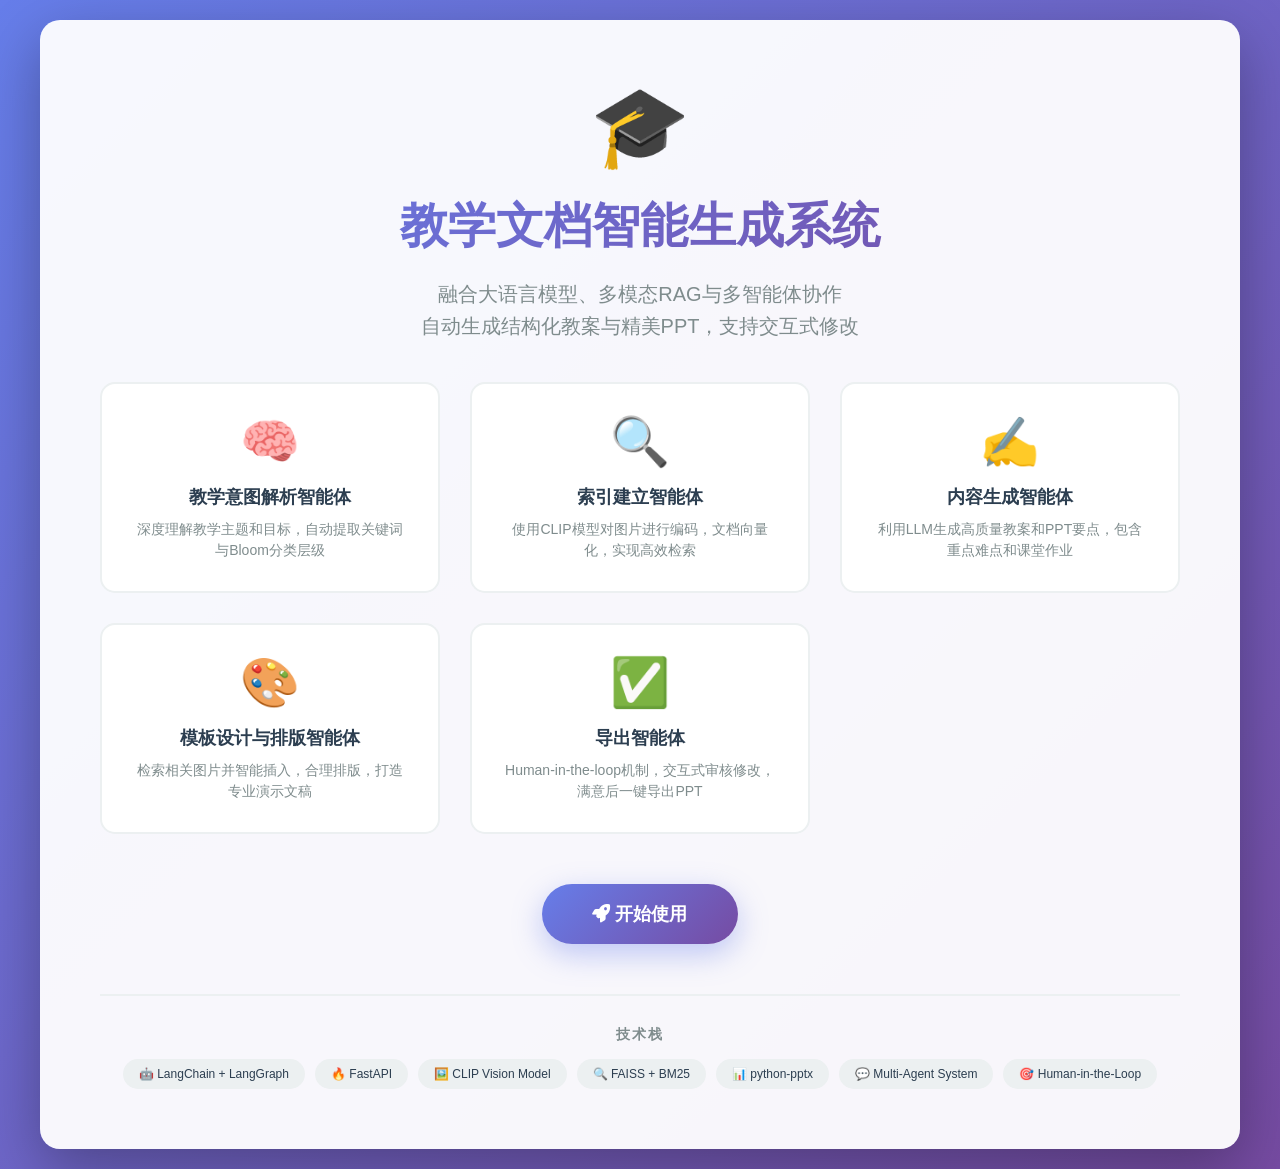
<file: main/templates/index_new.html>
<!DOCTYPE html>
<html lang="zh-CN">
<head>
    <meta charset="UTF-8">
    <meta name="viewport" content="width=device-width, initial-scale=1.0">
    <title>教学文档智能生成系统</title>
    <link rel="stylesheet" href="https://cdnjs.cloudflare.com/ajax/libs/font-awesome/6.4.0/css/all.min.css">
    <style>
        * { margin: 0; padding: 0; box-sizing: border-box; }
        body { 
            font-family: 'Segoe UI', Tahoma, Geneva, Verdana, sans-serif; 
            background: linear-gradient(135deg, #667eea 0%, #764ba2 100%);
            min-height: 100vh;
            display: flex;
            align-items: center;
            justify-content: center;
            padding: 20px;
        }
        .hero-container {
            max-width: 1200px;
            width: 100%;
            background: rgba(255, 255, 255, 0.95);
            border-radius: 20px;
            padding: 60px;
            box-shadow: 0 20px 60px rgba(0,0,0,0.3);
            text-align: center;
        }
        .logo {
            font-size: 80px;
            margin-bottom: 20px;
            animation: bounce 2s infinite;
        }
        @keyframes bounce {
            0%, 100% { transform: translateY(0); }
            50% { transform: translateY(-20px); }
        }
        h1 {
            font-size: 48px;
            color: #2c3e50;
            margin-bottom: 20px;
            background: linear-gradient(135deg, #667eea 0%, #764ba2 100%);
            -webkit-background-clip: text;
            -webkit-text-fill-color: transparent;
            background-clip: text;
        }
        .subtitle {
            font-size: 20px;
            color: #7f8c8d;
            margin-bottom: 40px;
            line-height: 1.6;
        }
        .features {
            display: grid;
            grid-template-columns: repeat(auto-fit, minmax(250px, 1fr));
            gap: 30px;
            margin-bottom: 50px;
        }
        .feature-card {
            background: white;
            border: 2px solid #ecf0f1;
            border-radius: 15px;
            padding: 30px;
            transition: all 0.3s;
        }
        .feature-card:hover {
            transform: translateY(-5px);
            box-shadow: 0 10px 30px rgba(102, 126, 234, 0.3);
            border-color: #667eea;
        }
        .feature-icon {
            font-size: 48px;
            margin-bottom: 15px;
        }
        .feature-title {
            font-size: 18px;
            color: #2c3e50;
            margin-bottom: 10px;
            font-weight: 600;
        }
        .feature-desc {
            font-size: 14px;
            color: #7f8c8d;
            line-height: 1.5;
        }
        .cta-button {
            display: inline-block;
            padding: 18px 50px;
            background: linear-gradient(135deg, #667eea 0%, #764ba2 100%);
            color: white;
            text-decoration: none;
            border-radius: 50px;
            font-size: 18px;
            font-weight: 600;
            transition: all 0.3s;
            box-shadow: 0 10px 30px rgba(102, 126, 234, 0.4);
        }
        .cta-button:hover {
            transform: translateY(-3px);
            box-shadow: 0 15px 40px rgba(102, 126, 234, 0.5);
        }
        .tech-stack {
            margin-top: 50px;
            padding-top: 30px;
            border-top: 2px solid #ecf0f1;
        }
        .tech-stack h3 {
            color: #7f8c8d;
            font-size: 14px;
            margin-bottom: 15px;
            text-transform: uppercase;
            letter-spacing: 2px;
        }
        .tech-badges {
            display: flex;
            flex-wrap: wrap;
            gap: 10px;
            justify-content: center;
        }
        .tech-badge {
            padding: 8px 16px;
            background: #ecf0f1;
            border-radius: 20px;
            font-size: 12px;
            color: #2c3e50;
            font-weight: 500;
        }
    </style>
</head>
<body>
    <div class="hero-container">
        <div class="logo">🎓</div>
        <h1>教学文档智能生成系统</h1>
        <p class="subtitle">
            融合大语言模型、多模态RAG与多智能体协作<br>
            自动生成结构化教案与精美PPT，支持交互式修改
        </p>
        
        <div class="features">
            <div class="feature-card">
                <div class="feature-icon">🧠</div>
                <div class="feature-title">教学意图解析智能体</div>
                <div class="feature-desc">深度理解教学主题和目标，自动提取关键词与Bloom分类层级</div>
            </div>
            
            <div class="feature-card">
                <div class="feature-icon">🔍</div>
                <div class="feature-title">索引建立智能体</div>
                <div class="feature-desc">使用CLIP模型对图片进行编码，文档向量化，实现高效检索</div>
            </div>
            
            <div class="feature-card">
                <div class="feature-icon">✍️</div>
                <div class="feature-title">内容生成智能体</div>
                <div class="feature-desc">利用LLM生成高质量教案和PPT要点，包含重点难点和课堂作业</div>
            </div>
            
            <div class="feature-card">
                <div class="feature-icon">🎨</div>
                <div class="feature-title">模板设计与排版智能体</div>
                <div class="feature-desc">检索相关图片并智能插入，合理排版，打造专业演示文稿</div>
            </div>
            
            <div class="feature-card">
                <div class="feature-icon">✅</div>
                <div class="feature-title">导出智能体</div>
                <div class="feature-desc">Human-in-the-loop机制，交互式审核修改，满意后一键导出PPT</div>
            </div>
        </div>
        
        <a href="/teaching" class="cta-button">
            <i class="fas fa-rocket"></i> 开始使用
        </a>
        
        <div class="tech-stack">
            <h3>技术栈</h3>
            <div class="tech-badges">
                <span class="tech-badge">🤖 LangChain + LangGraph</span>
                <span class="tech-badge">🔥 FastAPI</span>
                <span class="tech-badge">🖼️ CLIP Vision Model</span>
                <span class="tech-badge">🔍 FAISS + BM25</span>
                <span class="tech-badge">📊 python-pptx</span>
                <span class="tech-badge">💬 Multi-Agent System</span>
                <span class="tech-badge">🎯 Human-in-the-Loop</span>
            </div>
        </div>
    </div>
</body>
</html>
</file>
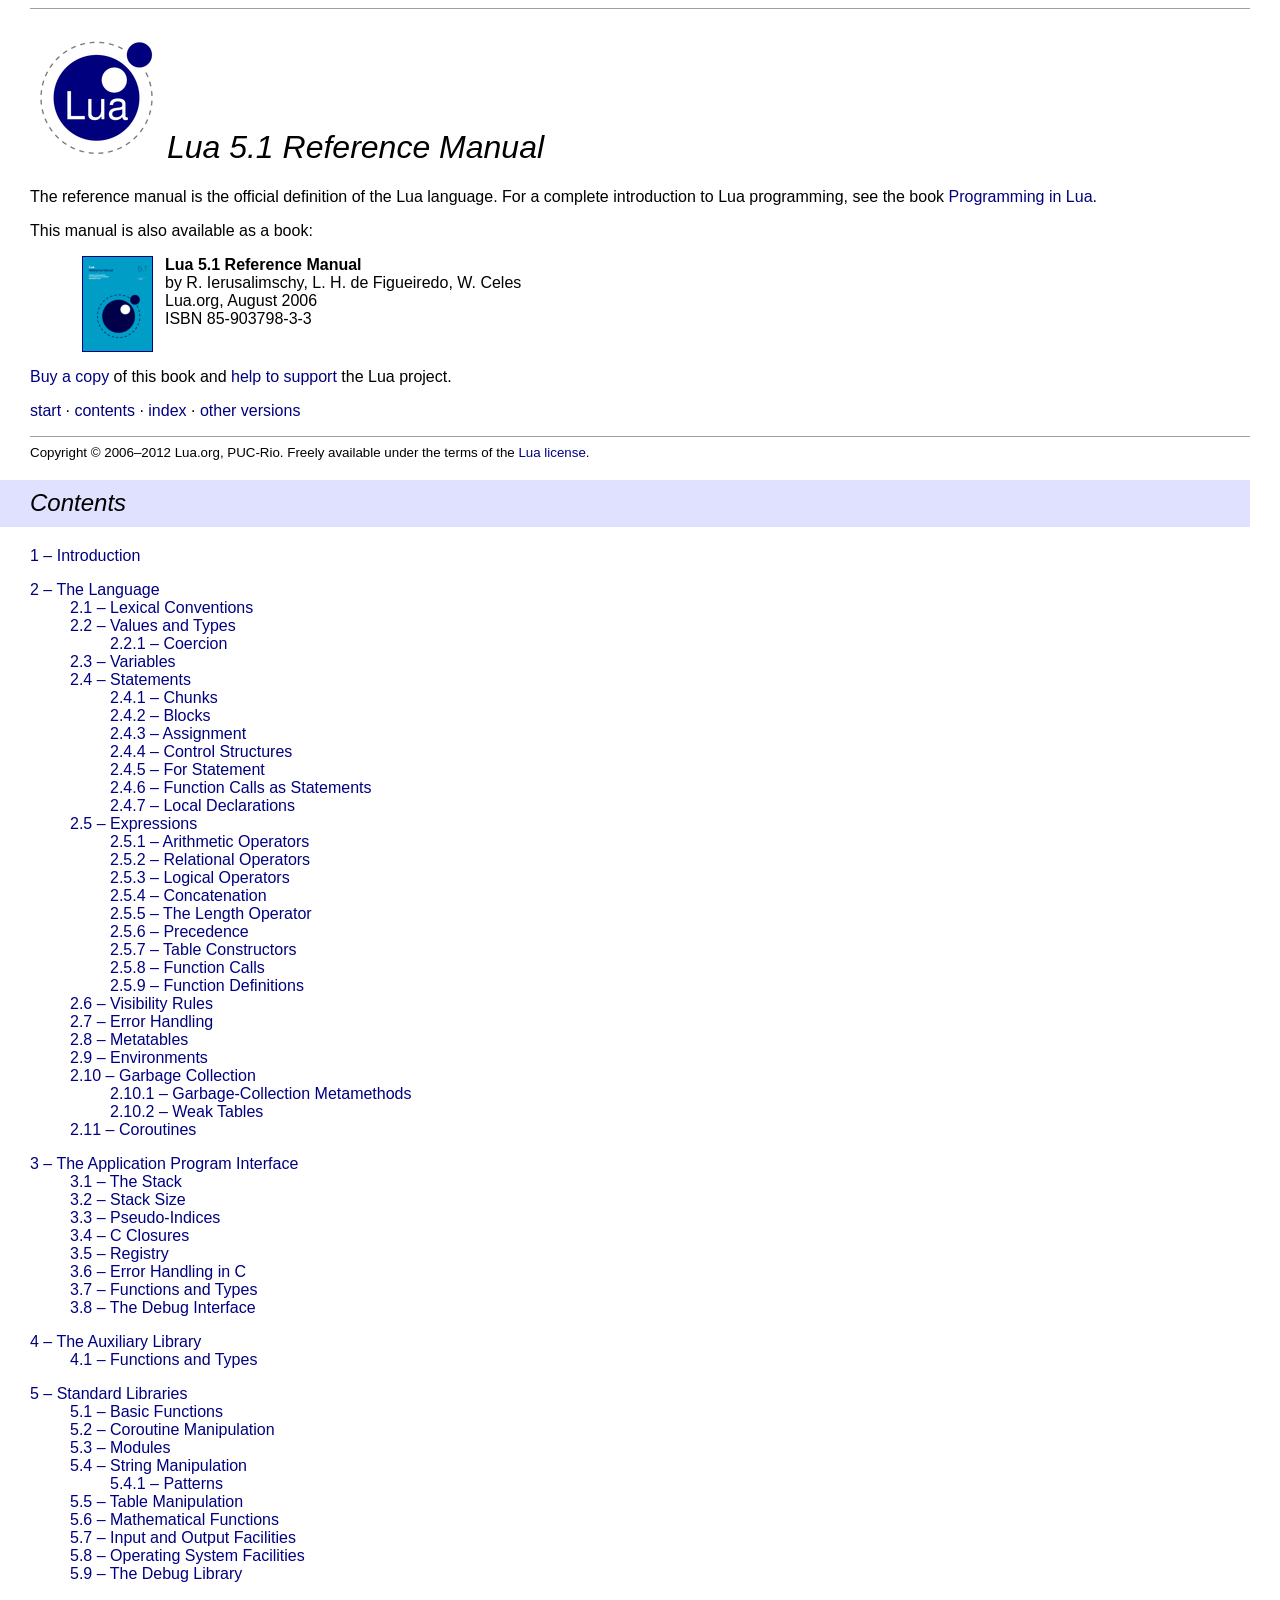
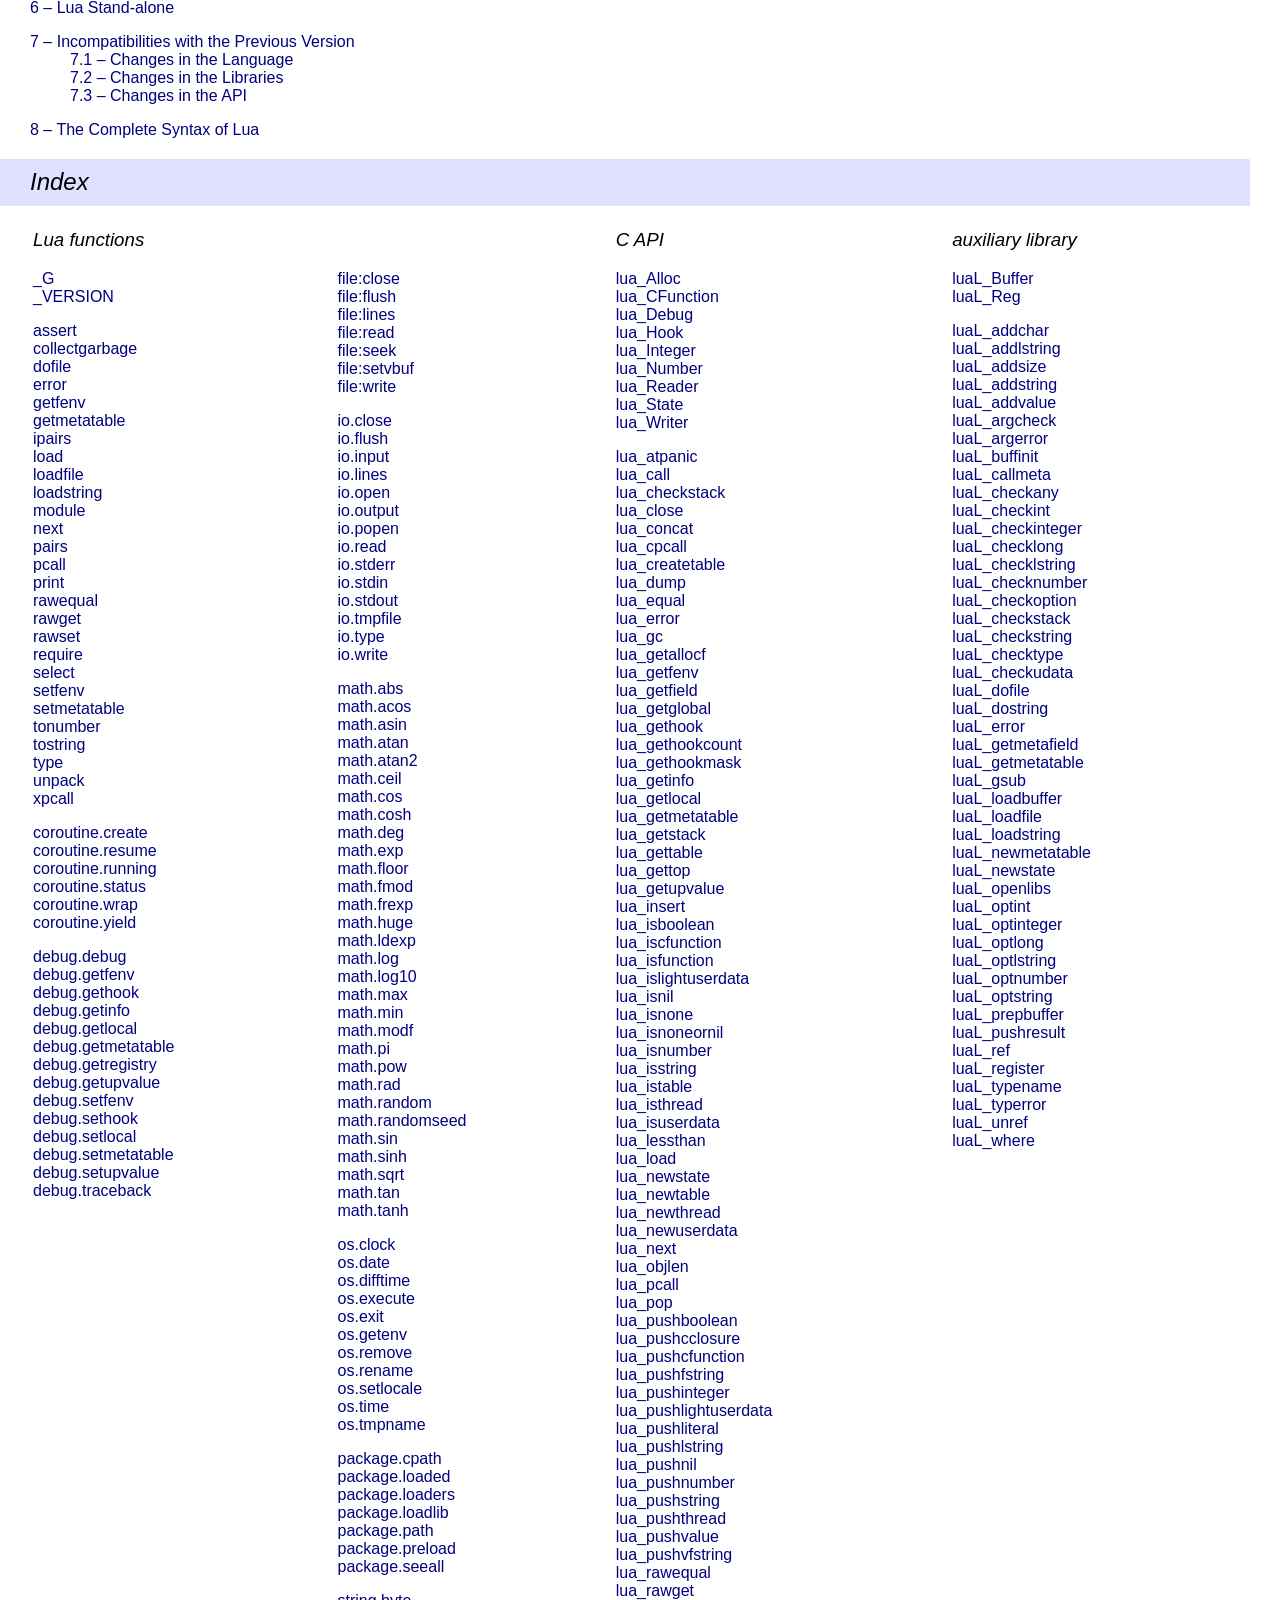
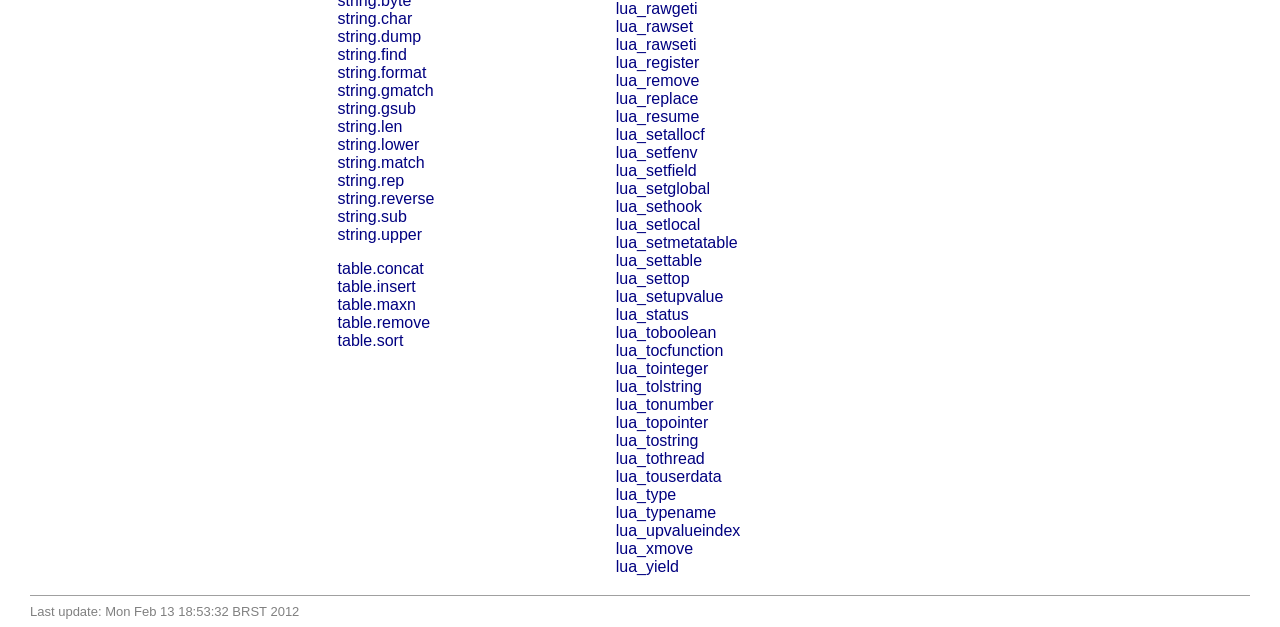
<file: redis/redis-8.0.0/deps/lua/doc/contents.html>
<!DOCTYPE HTML PUBLIC "-//W3C//DTD HTML 4.01 Transitional//EN">
<HTML>
<HEAD>
<TITLE>Lua 5.1 Reference Manual - contents</TITLE>
<LINK REL="stylesheet" TYPE="text/css" HREF="lua.css">
<META HTTP-EQUIV="content-type" CONTENT="text/html; charset=utf-8">
<STYLE TYPE="text/css">
ul {
	list-style-type: none ;
}
</STYLE>
</HEAD>

<BODY>

<HR>
<H1>
<A HREF="http://www.lua.org/"><IMG SRC="logo.gif" ALT="" BORDER=0></A>
Lua 5.1 Reference Manual
</H1>

<P>
The reference manual is the official definition of the Lua language.
For a complete introduction to Lua programming, see the book
<A HREF="http://www.lua.org/docs.html#pil">Programming in Lua</A>.

<P>
This manual is also available as a book:
<BLOCKQUOTE>
<A HREF="http://www.amazon.com/exec/obidos/ASIN/8590379833/lua-indexmanual-20">
<IMG SRC="cover.png" ALT="" TITLE="buy from Amazon" BORDER=1 ALIGN="left" HSPACE=12>
</A>
<B>Lua 5.1 Reference Manual</B>
<BR>by R. Ierusalimschy, L. H. de Figueiredo, W. Celes
<BR>Lua.org, August 2006
<BR>ISBN 85-903798-3-3
<BR CLEAR="all">
</BLOCKQUOTE>

<P>
<A HREF="http://www.amazon.com/exec/obidos/ASIN/8590379833/lua-indexmanual-20">Buy a copy</A>
of this book and
<A HREF="http://www.lua.org/donations.html">help to support</A>
the Lua project.

<P>
<A HREF="manual.html">start</A>
&middot;
<A HREF="#contents">contents</A>
&middot;
<A HREF="#index">index</A>
&middot;
<A HREF="http://www.lua.org/manual/">other versions</A>
<HR>
<SMALL>
Copyright &copy; 2006&ndash;2012 Lua.org, PUC-Rio.
Freely available under the terms of the
<A HREF="http://www.lua.org/license.html">Lua license</A>.
</SMALL>

<H2><A NAME="contents">Contents</A></H2>
<UL style="padding: 0">
<LI><A HREF="manual.html">1 &ndash; Introduction</A>
<P>
<LI><A HREF="manual.html#2">2 &ndash; The Language</A>
<UL>
<LI><A HREF="manual.html#2.1">2.1 &ndash; Lexical Conventions</A>
<LI><A HREF="manual.html#2.2">2.2 &ndash; Values and Types</A>
<UL>
<LI><A HREF="manual.html#2.2.1">2.2.1 &ndash; Coercion</A>
</UL>
<LI><A HREF="manual.html#2.3">2.3 &ndash; Variables</A>
<LI><A HREF="manual.html#2.4">2.4 &ndash; Statements</A>
<UL>
<LI><A HREF="manual.html#2.4.1">2.4.1 &ndash; Chunks</A>
<LI><A HREF="manual.html#2.4.2">2.4.2 &ndash; Blocks</A>
<LI><A HREF="manual.html#2.4.3">2.4.3 &ndash; Assignment</A>
<LI><A HREF="manual.html#2.4.4">2.4.4 &ndash; Control Structures</A>
<LI><A HREF="manual.html#2.4.5">2.4.5 &ndash; For Statement</A>
<LI><A HREF="manual.html#2.4.6">2.4.6 &ndash; Function Calls as Statements</A>
<LI><A HREF="manual.html#2.4.7">2.4.7 &ndash; Local Declarations</A>
</UL>
<LI><A HREF="manual.html#2.5">2.5 &ndash; Expressions</A>
<UL>
<LI><A HREF="manual.html#2.5.1">2.5.1 &ndash; Arithmetic Operators</A>
<LI><A HREF="manual.html#2.5.2">2.5.2 &ndash; Relational Operators</A>
<LI><A HREF="manual.html#2.5.3">2.5.3 &ndash; Logical Operators</A>
<LI><A HREF="manual.html#2.5.4">2.5.4 &ndash; Concatenation</A>
<LI><A HREF="manual.html#2.5.5">2.5.5 &ndash; The Length Operator</A>
<LI><A HREF="manual.html#2.5.6">2.5.6 &ndash; Precedence</A>
<LI><A HREF="manual.html#2.5.7">2.5.7 &ndash; Table Constructors</A>
<LI><A HREF="manual.html#2.5.8">2.5.8 &ndash; Function Calls</A>
<LI><A HREF="manual.html#2.5.9">2.5.9 &ndash; Function Definitions</A>
</UL>
<LI><A HREF="manual.html#2.6">2.6 &ndash; Visibility Rules</A>
<LI><A HREF="manual.html#2.7">2.7 &ndash; Error Handling</A>
<LI><A HREF="manual.html#2.8">2.8 &ndash; Metatables</A>
<LI><A HREF="manual.html#2.9">2.9 &ndash; Environments</A>
<LI><A HREF="manual.html#2.10">2.10 &ndash; Garbage Collection</A>
<UL>
<LI><A HREF="manual.html#2.10.1">2.10.1 &ndash; Garbage-Collection Metamethods</A>
<LI><A HREF="manual.html#2.10.2">2.10.2 &ndash; Weak Tables</A>
</UL>
<LI><A HREF="manual.html#2.11">2.11 &ndash; Coroutines</A>
</UL>
<P>
<LI><A HREF="manual.html#3">3 &ndash; The Application Program Interface</A>
<UL>
<LI><A HREF="manual.html#3.1">3.1 &ndash; The Stack</A>
<LI><A HREF="manual.html#3.2">3.2 &ndash; Stack Size</A>
<LI><A HREF="manual.html#3.3">3.3 &ndash; Pseudo-Indices</A>
<LI><A HREF="manual.html#3.4">3.4 &ndash; C Closures</A>
<LI><A HREF="manual.html#3.5">3.5 &ndash; Registry</A>
<LI><A HREF="manual.html#3.6">3.6 &ndash; Error Handling in C</A>
<LI><A HREF="manual.html#3.7">3.7 &ndash; Functions and Types</A>
<LI><A HREF="manual.html#3.8">3.8 &ndash; The Debug Interface</A>
</UL>
<P>
<LI><A HREF="manual.html#4">4 &ndash; The Auxiliary Library</A>
<UL>
<LI><A HREF="manual.html#4.1">4.1 &ndash; Functions and Types</A>
</UL>
<P>
<LI><A HREF="manual.html#5">5 &ndash; Standard Libraries</A>
<UL>
<LI><A HREF="manual.html#5.1">5.1 &ndash; Basic Functions</A>
<LI><A HREF="manual.html#5.2">5.2 &ndash; Coroutine Manipulation</A>
<LI><A HREF="manual.html#5.3">5.3 &ndash; Modules</A>
<LI><A HREF="manual.html#5.4">5.4 &ndash; String Manipulation</A>
<UL>
<LI><A HREF="manual.html#5.4.1">5.4.1 &ndash; Patterns</A>
</UL>
<LI><A HREF="manual.html#5.5">5.5 &ndash; Table Manipulation</A>
<LI><A HREF="manual.html#5.6">5.6 &ndash; Mathematical Functions</A>
<LI><A HREF="manual.html#5.7">5.7 &ndash; Input and Output Facilities</A>
<LI><A HREF="manual.html#5.8">5.8 &ndash; Operating System Facilities</A>
<LI><A HREF="manual.html#5.9">5.9 &ndash; The Debug Library</A>
</UL>
<P>
<LI><A HREF="manual.html#6">6 &ndash; Lua Stand-alone</A>
<P>
<LI><A HREF="manual.html#7">7 &ndash; Incompatibilities with the Previous Version</A>
<UL>
<LI><A HREF="manual.html#7.1">7.1 &ndash; Changes in the Language</A>
<LI><A HREF="manual.html#7.2">7.2 &ndash; Changes in the Libraries</A>
<LI><A HREF="manual.html#7.3">7.3 &ndash; Changes in the API</A>
</UL>
<P>
<LI><A HREF="manual.html#8">8 &ndash; The Complete Syntax of Lua</A>
</UL>

<H2><A NAME="index">Index</A></H2>
<TABLE WIDTH="100%">
<TR VALIGN="top">
<TD>
<H3><A NAME="functions">Lua functions</A></H3>
<A HREF="manual.html#pdf-_G">_G</A><BR>
<A HREF="manual.html#pdf-_VERSION">_VERSION</A><BR>
<P>

<A HREF="manual.html#pdf-assert">assert</A><BR>
<A HREF="manual.html#pdf-collectgarbage">collectgarbage</A><BR>
<A HREF="manual.html#pdf-dofile">dofile</A><BR>
<A HREF="manual.html#pdf-error">error</A><BR>
<A HREF="manual.html#pdf-getfenv">getfenv</A><BR>
<A HREF="manual.html#pdf-getmetatable">getmetatable</A><BR>
<A HREF="manual.html#pdf-ipairs">ipairs</A><BR>
<A HREF="manual.html#pdf-load">load</A><BR>
<A HREF="manual.html#pdf-loadfile">loadfile</A><BR>
<A HREF="manual.html#pdf-loadstring">loadstring</A><BR>
<A HREF="manual.html#pdf-module">module</A><BR>
<A HREF="manual.html#pdf-next">next</A><BR>
<A HREF="manual.html#pdf-pairs">pairs</A><BR>
<A HREF="manual.html#pdf-pcall">pcall</A><BR>
<A HREF="manual.html#pdf-print">print</A><BR>
<A HREF="manual.html#pdf-rawequal">rawequal</A><BR>
<A HREF="manual.html#pdf-rawget">rawget</A><BR>
<A HREF="manual.html#pdf-rawset">rawset</A><BR>
<A HREF="manual.html#pdf-require">require</A><BR>
<A HREF="manual.html#pdf-select">select</A><BR>
<A HREF="manual.html#pdf-setfenv">setfenv</A><BR>
<A HREF="manual.html#pdf-setmetatable">setmetatable</A><BR>
<A HREF="manual.html#pdf-tonumber">tonumber</A><BR>
<A HREF="manual.html#pdf-tostring">tostring</A><BR>
<A HREF="manual.html#pdf-type">type</A><BR>
<A HREF="manual.html#pdf-unpack">unpack</A><BR>
<A HREF="manual.html#pdf-xpcall">xpcall</A><BR>
<P>

<A HREF="manual.html#pdf-coroutine.create">coroutine.create</A><BR>
<A HREF="manual.html#pdf-coroutine.resume">coroutine.resume</A><BR>
<A HREF="manual.html#pdf-coroutine.running">coroutine.running</A><BR>
<A HREF="manual.html#pdf-coroutine.status">coroutine.status</A><BR>
<A HREF="manual.html#pdf-coroutine.wrap">coroutine.wrap</A><BR>
<A HREF="manual.html#pdf-coroutine.yield">coroutine.yield</A><BR>
<P>

<A HREF="manual.html#pdf-debug.debug">debug.debug</A><BR>
<A HREF="manual.html#pdf-debug.getfenv">debug.getfenv</A><BR>
<A HREF="manual.html#pdf-debug.gethook">debug.gethook</A><BR>
<A HREF="manual.html#pdf-debug.getinfo">debug.getinfo</A><BR>
<A HREF="manual.html#pdf-debug.getlocal">debug.getlocal</A><BR>
<A HREF="manual.html#pdf-debug.getmetatable">debug.getmetatable</A><BR>
<A HREF="manual.html#pdf-debug.getregistry">debug.getregistry</A><BR>
<A HREF="manual.html#pdf-debug.getupvalue">debug.getupvalue</A><BR>
<A HREF="manual.html#pdf-debug.setfenv">debug.setfenv</A><BR>
<A HREF="manual.html#pdf-debug.sethook">debug.sethook</A><BR>
<A HREF="manual.html#pdf-debug.setlocal">debug.setlocal</A><BR>
<A HREF="manual.html#pdf-debug.setmetatable">debug.setmetatable</A><BR>
<A HREF="manual.html#pdf-debug.setupvalue">debug.setupvalue</A><BR>
<A HREF="manual.html#pdf-debug.traceback">debug.traceback</A><BR>

</TD>
<TD>
<H3>&nbsp;</H3>
<A HREF="manual.html#pdf-file:close">file:close</A><BR>
<A HREF="manual.html#pdf-file:flush">file:flush</A><BR>
<A HREF="manual.html#pdf-file:lines">file:lines</A><BR>
<A HREF="manual.html#pdf-file:read">file:read</A><BR>
<A HREF="manual.html#pdf-file:seek">file:seek</A><BR>
<A HREF="manual.html#pdf-file:setvbuf">file:setvbuf</A><BR>
<A HREF="manual.html#pdf-file:write">file:write</A><BR>
<P>

<A HREF="manual.html#pdf-io.close">io.close</A><BR>
<A HREF="manual.html#pdf-io.flush">io.flush</A><BR>
<A HREF="manual.html#pdf-io.input">io.input</A><BR>
<A HREF="manual.html#pdf-io.lines">io.lines</A><BR>
<A HREF="manual.html#pdf-io.open">io.open</A><BR>
<A HREF="manual.html#pdf-io.output">io.output</A><BR>
<A HREF="manual.html#pdf-io.popen">io.popen</A><BR>
<A HREF="manual.html#pdf-io.read">io.read</A><BR>
<A HREF="manual.html#pdf-io.stderr">io.stderr</A><BR>
<A HREF="manual.html#pdf-io.stdin">io.stdin</A><BR>
<A HREF="manual.html#pdf-io.stdout">io.stdout</A><BR>
<A HREF="manual.html#pdf-io.tmpfile">io.tmpfile</A><BR>
<A HREF="manual.html#pdf-io.type">io.type</A><BR>
<A HREF="manual.html#pdf-io.write">io.write</A><BR>
<P>

<A HREF="manual.html#pdf-math.abs">math.abs</A><BR>
<A HREF="manual.html#pdf-math.acos">math.acos</A><BR>
<A HREF="manual.html#pdf-math.asin">math.asin</A><BR>
<A HREF="manual.html#pdf-math.atan">math.atan</A><BR>
<A HREF="manual.html#pdf-math.atan2">math.atan2</A><BR>
<A HREF="manual.html#pdf-math.ceil">math.ceil</A><BR>
<A HREF="manual.html#pdf-math.cos">math.cos</A><BR>
<A HREF="manual.html#pdf-math.cosh">math.cosh</A><BR>
<A HREF="manual.html#pdf-math.deg">math.deg</A><BR>
<A HREF="manual.html#pdf-math.exp">math.exp</A><BR>
<A HREF="manual.html#pdf-math.floor">math.floor</A><BR>
<A HREF="manual.html#pdf-math.fmod">math.fmod</A><BR>
<A HREF="manual.html#pdf-math.frexp">math.frexp</A><BR>
<A HREF="manual.html#pdf-math.huge">math.huge</A><BR>
<A HREF="manual.html#pdf-math.ldexp">math.ldexp</A><BR>
<A HREF="manual.html#pdf-math.log">math.log</A><BR>
<A HREF="manual.html#pdf-math.log10">math.log10</A><BR>
<A HREF="manual.html#pdf-math.max">math.max</A><BR>
<A HREF="manual.html#pdf-math.min">math.min</A><BR>
<A HREF="manual.html#pdf-math.modf">math.modf</A><BR>
<A HREF="manual.html#pdf-math.pi">math.pi</A><BR>
<A HREF="manual.html#pdf-math.pow">math.pow</A><BR>
<A HREF="manual.html#pdf-math.rad">math.rad</A><BR>
<A HREF="manual.html#pdf-math.random">math.random</A><BR>
<A HREF="manual.html#pdf-math.randomseed">math.randomseed</A><BR>
<A HREF="manual.html#pdf-math.sin">math.sin</A><BR>
<A HREF="manual.html#pdf-math.sinh">math.sinh</A><BR>
<A HREF="manual.html#pdf-math.sqrt">math.sqrt</A><BR>
<A HREF="manual.html#pdf-math.tan">math.tan</A><BR>
<A HREF="manual.html#pdf-math.tanh">math.tanh</A><BR>
<P>

<A HREF="manual.html#pdf-os.clock">os.clock</A><BR>
<A HREF="manual.html#pdf-os.date">os.date</A><BR>
<A HREF="manual.html#pdf-os.difftime">os.difftime</A><BR>
<A HREF="manual.html#pdf-os.execute">os.execute</A><BR>
<A HREF="manual.html#pdf-os.exit">os.exit</A><BR>
<A HREF="manual.html#pdf-os.getenv">os.getenv</A><BR>
<A HREF="manual.html#pdf-os.remove">os.remove</A><BR>
<A HREF="manual.html#pdf-os.rename">os.rename</A><BR>
<A HREF="manual.html#pdf-os.setlocale">os.setlocale</A><BR>
<A HREF="manual.html#pdf-os.time">os.time</A><BR>
<A HREF="manual.html#pdf-os.tmpname">os.tmpname</A><BR>
<P>

<A HREF="manual.html#pdf-package.cpath">package.cpath</A><BR>
<A HREF="manual.html#pdf-package.loaded">package.loaded</A><BR>
<A HREF="manual.html#pdf-package.loaders">package.loaders</A><BR>
<A HREF="manual.html#pdf-package.loadlib">package.loadlib</A><BR>
<A HREF="manual.html#pdf-package.path">package.path</A><BR>
<A HREF="manual.html#pdf-package.preload">package.preload</A><BR>
<A HREF="manual.html#pdf-package.seeall">package.seeall</A><BR>
<P>

<A HREF="manual.html#pdf-string.byte">string.byte</A><BR>
<A HREF="manual.html#pdf-string.char">string.char</A><BR>
<A HREF="manual.html#pdf-string.dump">string.dump</A><BR>
<A HREF="manual.html#pdf-string.find">string.find</A><BR>
<A HREF="manual.html#pdf-string.format">string.format</A><BR>
<A HREF="manual.html#pdf-string.gmatch">string.gmatch</A><BR>
<A HREF="manual.html#pdf-string.gsub">string.gsub</A><BR>
<A HREF="manual.html#pdf-string.len">string.len</A><BR>
<A HREF="manual.html#pdf-string.lower">string.lower</A><BR>
<A HREF="manual.html#pdf-string.match">string.match</A><BR>
<A HREF="manual.html#pdf-string.rep">string.rep</A><BR>
<A HREF="manual.html#pdf-string.reverse">string.reverse</A><BR>
<A HREF="manual.html#pdf-string.sub">string.sub</A><BR>
<A HREF="manual.html#pdf-string.upper">string.upper</A><BR>
<P>

<A HREF="manual.html#pdf-table.concat">table.concat</A><BR>
<A HREF="manual.html#pdf-table.insert">table.insert</A><BR>
<A HREF="manual.html#pdf-table.maxn">table.maxn</A><BR>
<A HREF="manual.html#pdf-table.remove">table.remove</A><BR>
<A HREF="manual.html#pdf-table.sort">table.sort</A><BR>

</TD>
<TD>
<H3>C API</H3>
<A HREF="manual.html#lua_Alloc">lua_Alloc</A><BR>
<A HREF="manual.html#lua_CFunction">lua_CFunction</A><BR>
<A HREF="manual.html#lua_Debug">lua_Debug</A><BR>
<A HREF="manual.html#lua_Hook">lua_Hook</A><BR>
<A HREF="manual.html#lua_Integer">lua_Integer</A><BR>
<A HREF="manual.html#lua_Number">lua_Number</A><BR>
<A HREF="manual.html#lua_Reader">lua_Reader</A><BR>
<A HREF="manual.html#lua_State">lua_State</A><BR>
<A HREF="manual.html#lua_Writer">lua_Writer</A><BR>
<P>

<A HREF="manual.html#lua_atpanic">lua_atpanic</A><BR>
<A HREF="manual.html#lua_call">lua_call</A><BR>
<A HREF="manual.html#lua_checkstack">lua_checkstack</A><BR>
<A HREF="manual.html#lua_close">lua_close</A><BR>
<A HREF="manual.html#lua_concat">lua_concat</A><BR>
<A HREF="manual.html#lua_cpcall">lua_cpcall</A><BR>
<A HREF="manual.html#lua_createtable">lua_createtable</A><BR>
<A HREF="manual.html#lua_dump">lua_dump</A><BR>
<A HREF="manual.html#lua_equal">lua_equal</A><BR>
<A HREF="manual.html#lua_error">lua_error</A><BR>
<A HREF="manual.html#lua_gc">lua_gc</A><BR>
<A HREF="manual.html#lua_getallocf">lua_getallocf</A><BR>
<A HREF="manual.html#lua_getfenv">lua_getfenv</A><BR>
<A HREF="manual.html#lua_getfield">lua_getfield</A><BR>
<A HREF="manual.html#lua_getglobal">lua_getglobal</A><BR>
<A HREF="manual.html#lua_gethook">lua_gethook</A><BR>
<A HREF="manual.html#lua_gethookcount">lua_gethookcount</A><BR>
<A HREF="manual.html#lua_gethookmask">lua_gethookmask</A><BR>
<A HREF="manual.html#lua_getinfo">lua_getinfo</A><BR>
<A HREF="manual.html#lua_getlocal">lua_getlocal</A><BR>
<A HREF="manual.html#lua_getmetatable">lua_getmetatable</A><BR>
<A HREF="manual.html#lua_getstack">lua_getstack</A><BR>
<A HREF="manual.html#lua_gettable">lua_gettable</A><BR>
<A HREF="manual.html#lua_gettop">lua_gettop</A><BR>
<A HREF="manual.html#lua_getupvalue">lua_getupvalue</A><BR>
<A HREF="manual.html#lua_insert">lua_insert</A><BR>
<A HREF="manual.html#lua_isboolean">lua_isboolean</A><BR>
<A HREF="manual.html#lua_iscfunction">lua_iscfunction</A><BR>
<A HREF="manual.html#lua_isfunction">lua_isfunction</A><BR>
<A HREF="manual.html#lua_islightuserdata">lua_islightuserdata</A><BR>
<A HREF="manual.html#lua_isnil">lua_isnil</A><BR>
<A HREF="manual.html#lua_isnone">lua_isnone</A><BR>
<A HREF="manual.html#lua_isnoneornil">lua_isnoneornil</A><BR>
<A HREF="manual.html#lua_isnumber">lua_isnumber</A><BR>
<A HREF="manual.html#lua_isstring">lua_isstring</A><BR>
<A HREF="manual.html#lua_istable">lua_istable</A><BR>
<A HREF="manual.html#lua_isthread">lua_isthread</A><BR>
<A HREF="manual.html#lua_isuserdata">lua_isuserdata</A><BR>
<A HREF="manual.html#lua_lessthan">lua_lessthan</A><BR>
<A HREF="manual.html#lua_load">lua_load</A><BR>
<A HREF="manual.html#lua_newstate">lua_newstate</A><BR>
<A HREF="manual.html#lua_newtable">lua_newtable</A><BR>
<A HREF="manual.html#lua_newthread">lua_newthread</A><BR>
<A HREF="manual.html#lua_newuserdata">lua_newuserdata</A><BR>
<A HREF="manual.html#lua_next">lua_next</A><BR>
<A HREF="manual.html#lua_objlen">lua_objlen</A><BR>
<A HREF="manual.html#lua_pcall">lua_pcall</A><BR>
<A HREF="manual.html#lua_pop">lua_pop</A><BR>
<A HREF="manual.html#lua_pushboolean">lua_pushboolean</A><BR>
<A HREF="manual.html#lua_pushcclosure">lua_pushcclosure</A><BR>
<A HREF="manual.html#lua_pushcfunction">lua_pushcfunction</A><BR>
<A HREF="manual.html#lua_pushfstring">lua_pushfstring</A><BR>
<A HREF="manual.html#lua_pushinteger">lua_pushinteger</A><BR>
<A HREF="manual.html#lua_pushlightuserdata">lua_pushlightuserdata</A><BR>
<A HREF="manual.html#lua_pushliteral">lua_pushliteral</A><BR>
<A HREF="manual.html#lua_pushlstring">lua_pushlstring</A><BR>
<A HREF="manual.html#lua_pushnil">lua_pushnil</A><BR>
<A HREF="manual.html#lua_pushnumber">lua_pushnumber</A><BR>
<A HREF="manual.html#lua_pushstring">lua_pushstring</A><BR>
<A HREF="manual.html#lua_pushthread">lua_pushthread</A><BR>
<A HREF="manual.html#lua_pushvalue">lua_pushvalue</A><BR>
<A HREF="manual.html#lua_pushvfstring">lua_pushvfstring</A><BR>
<A HREF="manual.html#lua_rawequal">lua_rawequal</A><BR>
<A HREF="manual.html#lua_rawget">lua_rawget</A><BR>
<A HREF="manual.html#lua_rawgeti">lua_rawgeti</A><BR>
<A HREF="manual.html#lua_rawset">lua_rawset</A><BR>
<A HREF="manual.html#lua_rawseti">lua_rawseti</A><BR>
<A HREF="manual.html#lua_register">lua_register</A><BR>
<A HREF="manual.html#lua_remove">lua_remove</A><BR>
<A HREF="manual.html#lua_replace">lua_replace</A><BR>
<A HREF="manual.html#lua_resume">lua_resume</A><BR>
<A HREF="manual.html#lua_setallocf">lua_setallocf</A><BR>
<A HREF="manual.html#lua_setfenv">lua_setfenv</A><BR>
<A HREF="manual.html#lua_setfield">lua_setfield</A><BR>
<A HREF="manual.html#lua_setglobal">lua_setglobal</A><BR>
<A HREF="manual.html#lua_sethook">lua_sethook</A><BR>
<A HREF="manual.html#lua_setlocal">lua_setlocal</A><BR>
<A HREF="manual.html#lua_setmetatable">lua_setmetatable</A><BR>
<A HREF="manual.html#lua_settable">lua_settable</A><BR>
<A HREF="manual.html#lua_settop">lua_settop</A><BR>
<A HREF="manual.html#lua_setupvalue">lua_setupvalue</A><BR>
<A HREF="manual.html#lua_status">lua_status</A><BR>
<A HREF="manual.html#lua_toboolean">lua_toboolean</A><BR>
<A HREF="manual.html#lua_tocfunction">lua_tocfunction</A><BR>
<A HREF="manual.html#lua_tointeger">lua_tointeger</A><BR>
<A HREF="manual.html#lua_tolstring">lua_tolstring</A><BR>
<A HREF="manual.html#lua_tonumber">lua_tonumber</A><BR>
<A HREF="manual.html#lua_topointer">lua_topointer</A><BR>
<A HREF="manual.html#lua_tostring">lua_tostring</A><BR>
<A HREF="manual.html#lua_tothread">lua_tothread</A><BR>
<A HREF="manual.html#lua_touserdata">lua_touserdata</A><BR>
<A HREF="manual.html#lua_type">lua_type</A><BR>
<A HREF="manual.html#lua_typename">lua_typename</A><BR>
<A HREF="manual.html#lua_upvalueindex">lua_upvalueindex</A><BR>
<A HREF="manual.html#lua_xmove">lua_xmove</A><BR>
<A HREF="manual.html#lua_yield">lua_yield</A><BR>

</TD>
<TD>
<H3>auxiliary library</H3>
<A HREF="manual.html#luaL_Buffer">luaL_Buffer</A><BR>
<A HREF="manual.html#luaL_Reg">luaL_Reg</A><BR>
<P>

<A HREF="manual.html#luaL_addchar">luaL_addchar</A><BR>
<A HREF="manual.html#luaL_addlstring">luaL_addlstring</A><BR>
<A HREF="manual.html#luaL_addsize">luaL_addsize</A><BR>
<A HREF="manual.html#luaL_addstring">luaL_addstring</A><BR>
<A HREF="manual.html#luaL_addvalue">luaL_addvalue</A><BR>
<A HREF="manual.html#luaL_argcheck">luaL_argcheck</A><BR>
<A HREF="manual.html#luaL_argerror">luaL_argerror</A><BR>
<A HREF="manual.html#luaL_buffinit">luaL_buffinit</A><BR>
<A HREF="manual.html#luaL_callmeta">luaL_callmeta</A><BR>
<A HREF="manual.html#luaL_checkany">luaL_checkany</A><BR>
<A HREF="manual.html#luaL_checkint">luaL_checkint</A><BR>
<A HREF="manual.html#luaL_checkinteger">luaL_checkinteger</A><BR>
<A HREF="manual.html#luaL_checklong">luaL_checklong</A><BR>
<A HREF="manual.html#luaL_checklstring">luaL_checklstring</A><BR>
<A HREF="manual.html#luaL_checknumber">luaL_checknumber</A><BR>
<A HREF="manual.html#luaL_checkoption">luaL_checkoption</A><BR>
<A HREF="manual.html#luaL_checkstack">luaL_checkstack</A><BR>
<A HREF="manual.html#luaL_checkstring">luaL_checkstring</A><BR>
<A HREF="manual.html#luaL_checktype">luaL_checktype</A><BR>
<A HREF="manual.html#luaL_checkudata">luaL_checkudata</A><BR>
<A HREF="manual.html#luaL_dofile">luaL_dofile</A><BR>
<A HREF="manual.html#luaL_dostring">luaL_dostring</A><BR>
<A HREF="manual.html#luaL_error">luaL_error</A><BR>
<A HREF="manual.html#luaL_getmetafield">luaL_getmetafield</A><BR>
<A HREF="manual.html#luaL_getmetatable">luaL_getmetatable</A><BR>
<A HREF="manual.html#luaL_gsub">luaL_gsub</A><BR>
<A HREF="manual.html#luaL_loadbuffer">luaL_loadbuffer</A><BR>
<A HREF="manual.html#luaL_loadfile">luaL_loadfile</A><BR>
<A HREF="manual.html#luaL_loadstring">luaL_loadstring</A><BR>
<A HREF="manual.html#luaL_newmetatable">luaL_newmetatable</A><BR>
<A HREF="manual.html#luaL_newstate">luaL_newstate</A><BR>
<A HREF="manual.html#luaL_openlibs">luaL_openlibs</A><BR>
<A HREF="manual.html#luaL_optint">luaL_optint</A><BR>
<A HREF="manual.html#luaL_optinteger">luaL_optinteger</A><BR>
<A HREF="manual.html#luaL_optlong">luaL_optlong</A><BR>
<A HREF="manual.html#luaL_optlstring">luaL_optlstring</A><BR>
<A HREF="manual.html#luaL_optnumber">luaL_optnumber</A><BR>
<A HREF="manual.html#luaL_optstring">luaL_optstring</A><BR>
<A HREF="manual.html#luaL_prepbuffer">luaL_prepbuffer</A><BR>
<A HREF="manual.html#luaL_pushresult">luaL_pushresult</A><BR>
<A HREF="manual.html#luaL_ref">luaL_ref</A><BR>
<A HREF="manual.html#luaL_register">luaL_register</A><BR>
<A HREF="manual.html#luaL_typename">luaL_typename</A><BR>
<A HREF="manual.html#luaL_typerror">luaL_typerror</A><BR>
<A HREF="manual.html#luaL_unref">luaL_unref</A><BR>
<A HREF="manual.html#luaL_where">luaL_where</A><BR>

</TD>
</TR>
</TABLE>
<P>

<HR>
<SMALL CLASS="footer">
Last update:
Mon Feb 13 18:53:32 BRST 2012
</SMALL>
<!--
Last change: revised for Lua 5.1.5
-->

</BODY>
</HTML>
</file>
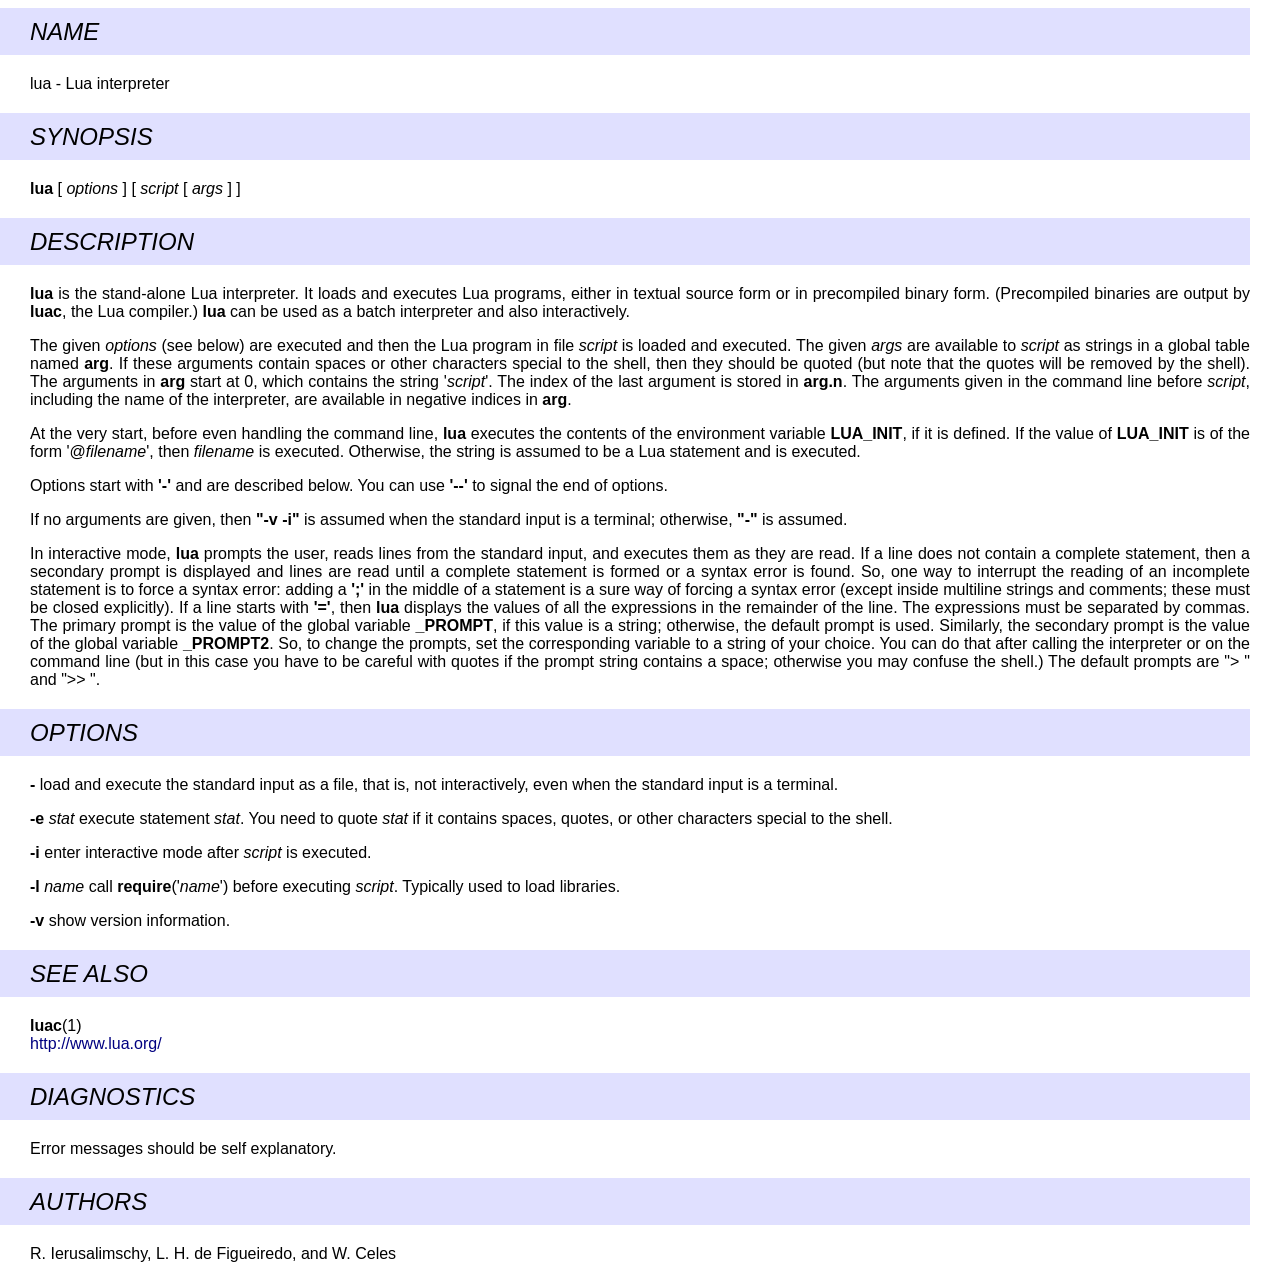
<file: redis/redis-8.0.0/deps/lua/doc/lua.html>
<!-- $Id: lua.man,v 1.11 2006/01/06 16:03:34 lhf Exp $ -->
<HTML>
<HEAD>
<TITLE>LUA man page</TITLE>
<LINK REL="stylesheet" TYPE="text/css" HREF="lua.css">
</HEAD>

<BODY BGCOLOR="#FFFFFF">

<H2>NAME</H2>
lua - Lua interpreter
<H2>SYNOPSIS</H2>
<B>lua</B>
[
<I>options</I>
]
[
<I>script</I>
[
<I>args</I>
]
]
<H2>DESCRIPTION</H2>
<B>lua</B>
is the stand-alone Lua interpreter.
It loads and executes Lua programs,
either in textual source form or
in precompiled binary form.
(Precompiled binaries are output by
<B>luac</B>,
the Lua compiler.)
<B>lua</B>
can be used as a batch interpreter and also interactively.
<P>
The given
<I>options</I>
(see below)
are executed and then
the Lua program in file
<I>script</I>
is loaded and executed.
The given
<I>args</I>
are available to
<I>script</I>
as strings in a global table named
<B>arg</B>.
If these arguments contain spaces or other characters special to the shell,
then they should be quoted
(but note that the quotes will be removed by the shell).
The arguments in
<B>arg</B>
start at 0,
which contains the string
'<I>script</I>'.
The index of the last argument is stored in
<B>arg.n</B>.
The arguments given in the command line before
<I>script</I>,
including the name of the interpreter,
are available in negative indices in
<B>arg</B>.
<P>
At the very start,
before even handling the command line,
<B>lua</B>
executes the contents of the environment variable
<B>LUA_INIT</B>,
if it is defined.
If the value of
<B>LUA_INIT</B>
is of the form
'@<I>filename</I>',
then
<I>filename</I>
is executed.
Otherwise, the string is assumed to be a Lua statement and is executed.
<P>
Options start with
<B>'-'</B>
and are described below.
You can use
<B>'--'</B>
to signal the end of options.
<P>
If no arguments are given,
then
<B>"-v -i"</B>
is assumed when the standard input is a terminal;
otherwise,
<B>"-"</B>
is assumed.
<P>
In interactive mode,
<B>lua</B>
prompts the user,
reads lines from the standard input,
and executes them as they are read.
If a line does not contain a complete statement,
then a secondary prompt is displayed and
lines are read until a complete statement is formed or
a syntax error is found.
So, one way to interrupt the reading of an incomplete statement is
to force a syntax error:
adding a
<B>';'</B>
in the middle of a statement is a sure way of forcing a syntax error
(except inside multiline strings and comments; these must be closed explicitly).
If a line starts with
<B>'='</B>,
then
<B>lua</B>
displays the values of all the expressions in the remainder of the
line. The expressions must be separated by commas.
The primary prompt is the value of the global variable
<B>_PROMPT</B>,
if this value is a string;
otherwise, the default prompt is used.
Similarly, the secondary prompt is the value of the global variable
<B>_PROMPT2</B>.
So,
to change the prompts,
set the corresponding variable to a string of your choice.
You can do that after calling the interpreter
or on the command line
(but in this case you have to be careful with quotes
if the prompt string contains a space; otherwise you may confuse the shell.)
The default prompts are "&gt; " and "&gt;&gt; ".
<H2>OPTIONS</H2>
<P>
<B>-</B>
load and execute the standard input as a file,
that is,
not interactively,
even when the standard input is a terminal.
<P>
<B>-e </B><I>stat</I>
execute statement
<I>stat</I>.
You need to quote
<I>stat </I>
if it contains spaces, quotes,
or other characters special to the shell.
<P>
<B>-i</B>
enter interactive mode after
<I>script</I>
is executed.
<P>
<B>-l </B><I>name</I>
call
<B>require</B>('<I>name</I>')
before executing
<I>script</I>.
Typically used to load libraries.
<P>
<B>-v</B>
show version information.
<H2>SEE ALSO</H2>
<B>luac</B>(1)
<BR>
<A HREF="http://www.lua.org/">http://www.lua.org/</A>
<H2>DIAGNOSTICS</H2>
Error messages should be self explanatory.
<H2>AUTHORS</H2>
R. Ierusalimschy,
L. H. de Figueiredo,
and
W. Celes
<!-- EOF -->
</BODY>
</HTML>
</file>
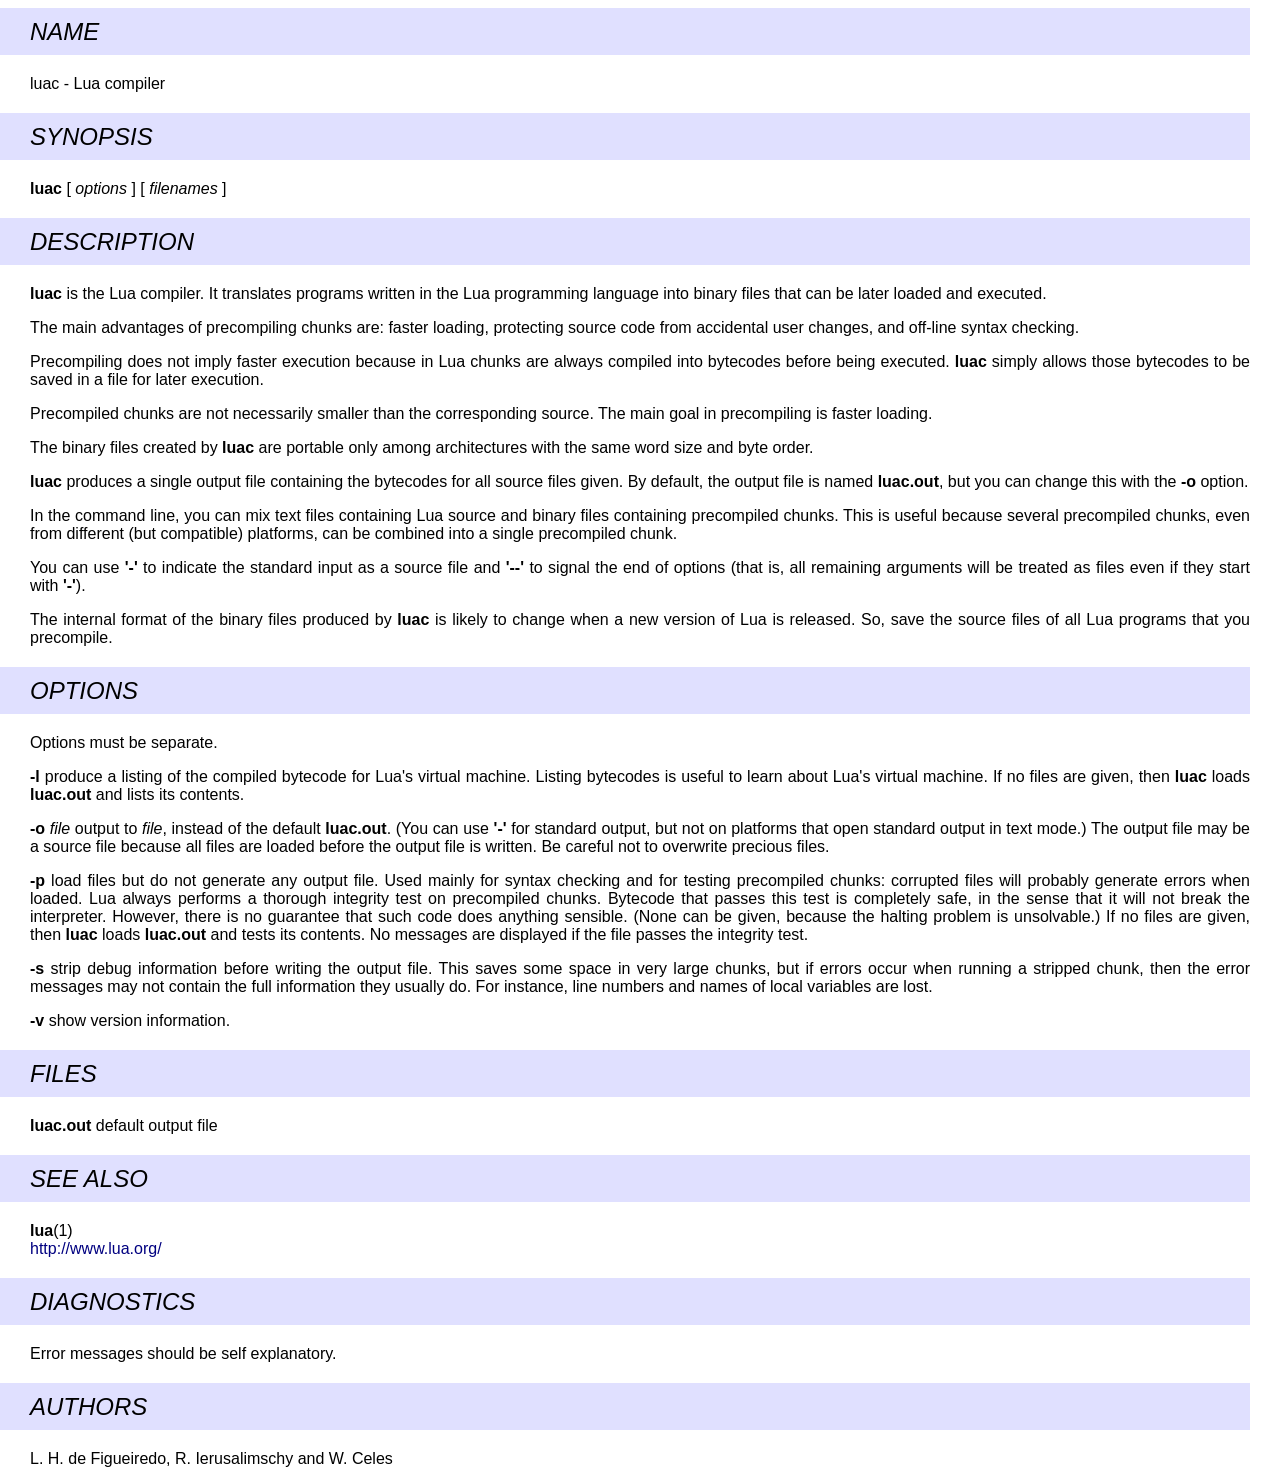
<file: redis/redis-8.0.0/deps/lua/doc/luac.html>
<!-- $Id: luac.man,v 1.28 2006/01/06 16:03:34 lhf Exp $ -->
<HTML>
<HEAD>
<TITLE>LUAC man page</TITLE>
<LINK REL="stylesheet" TYPE="text/css" HREF="lua.css">
</HEAD>

<BODY BGCOLOR="#FFFFFF">

<H2>NAME</H2>
luac - Lua compiler
<H2>SYNOPSIS</H2>
<B>luac</B>
[
<I>options</I>
] [
<I>filenames</I>
]
<H2>DESCRIPTION</H2>
<B>luac</B>
is the Lua compiler.
It translates programs written in the Lua programming language
into binary files that can be later loaded and executed.
<P>
The main advantages of precompiling chunks are:
faster loading,
protecting source code from accidental user changes,
and
off-line syntax checking.
<P>
Precompiling does not imply faster execution
because in Lua chunks are always compiled into bytecodes before being executed.
<B>luac</B>
simply allows those bytecodes to be saved in a file for later execution.
<P>
Precompiled chunks are not necessarily smaller than the corresponding source.
The main goal in precompiling is faster loading.
<P>
The binary files created by
<B>luac</B>
are portable only among architectures with the same word size and byte order.
<P>
<B>luac</B>
produces a single output file containing the bytecodes
for all source files given.
By default,
the output file is named
<B>luac.out</B>,
but you can change this with the
<B>-o</B>
option.
<P>
In the command line,
you can mix
text files containing Lua source and
binary files containing precompiled chunks.
This is useful because several precompiled chunks,
even from different (but compatible) platforms,
can be combined into a single precompiled chunk.
<P>
You can use
<B>'-'</B>
to indicate the standard input as a source file
and
<B>'--'</B>
to signal the end of options
(that is,
all remaining arguments will be treated as files even if they start with
<B>'-'</B>).
<P>
The internal format of the binary files produced by
<B>luac</B>
is likely to change when a new version of Lua is released.
So,
save the source files of all Lua programs that you precompile.
<P>
<H2>OPTIONS</H2>
Options must be separate.
<P>
<B>-l</B>
produce a listing of the compiled bytecode for Lua's virtual machine.
Listing bytecodes is useful to learn about Lua's virtual machine.
If no files are given, then
<B>luac</B>
loads
<B>luac.out</B>
and lists its contents.
<P>
<B>-o </B><I>file</I>
output to
<I>file</I>,
instead of the default
<B>luac.out</B>.
(You can use
<B>'-'</B>
for standard output,
but not on platforms that open standard output in text mode.)
The output file may be a source file because
all files are loaded before the output file is written.
Be careful not to overwrite precious files.
<P>
<B>-p</B>
load files but do not generate any output file.
Used mainly for syntax checking and for testing precompiled chunks:
corrupted files will probably generate errors when loaded.
Lua always performs a thorough integrity test on precompiled chunks.
Bytecode that passes this test is completely safe,
in the sense that it will not break the interpreter.
However,
there is no guarantee that such code does anything sensible.
(None can be given, because the halting problem is unsolvable.)
If no files are given, then
<B>luac</B>
loads
<B>luac.out</B>
and tests its contents.
No messages are displayed if the file passes the integrity test.
<P>
<B>-s</B>
strip debug information before writing the output file.
This saves some space in very large chunks,
but if errors occur when running a stripped chunk,
then the error messages may not contain the full information they usually do.
For instance,
line numbers and names of local variables are lost.
<P>
<B>-v</B>
show version information.
<H2>FILES</H2>
<P>
<B>luac.out</B>
default output file
<H2>SEE ALSO</H2>
<B>lua</B>(1)
<BR>
<A HREF="http://www.lua.org/">http://www.lua.org/</A>
<H2>DIAGNOSTICS</H2>
Error messages should be self explanatory.
<H2>AUTHORS</H2>
L. H. de Figueiredo,
R. Ierusalimschy and
W. Celes
<!-- EOF -->
</BODY>
</HTML>
</file>
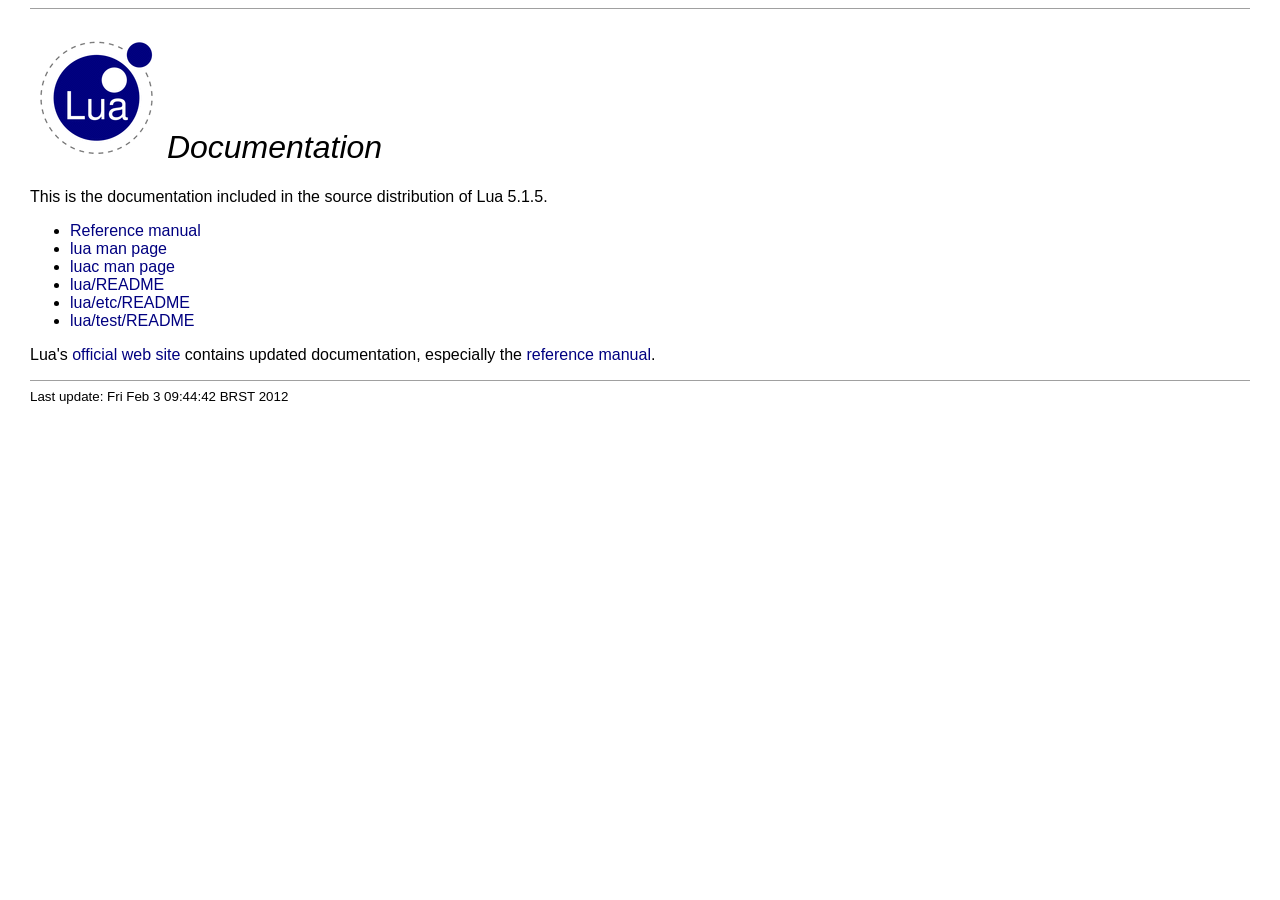
<file: redis/redis-8.0.0/deps/lua/doc/readme.html>
<HTML>
<HEAD>
<TITLE>Lua documentation</TITLE>
<LINK REL="stylesheet" TYPE="text/css" HREF="lua.css">
</HEAD>

<BODY>

<HR>
<H1>
<A HREF="http://www.lua.org/"><IMG SRC="logo.gif" ALT="Lua" BORDER=0></A>
Documentation
</H1>

This is the documentation included in the source distribution of Lua 5.1.5.

<UL>
<LI><A HREF="contents.html">Reference manual</A>
<LI><A HREF="lua.html">lua man page</A>
<LI><A HREF="luac.html">luac man page</A>
<LI><A HREF="../README">lua/README</A>
<LI><A HREF="../etc/README">lua/etc/README</A>
<LI><A HREF="../test/README">lua/test/README</A>
</UL>

Lua's
<A HREF="http://www.lua.org/">official web site</A>
contains updated documentation,
especially the
<A HREF="http://www.lua.org/manual/5.1/">reference manual</A>.
<P>

<HR>
<SMALL>
Last update:
Fri Feb  3 09:44:42 BRST 2012
</SMALL>

</BODY>
</HTML>
</file>
<file: redis/redis-8.0.0/deps/lua/doc/lua.css>
body {
	color: #000000 ;
	background-color: #FFFFFF ;
	font-family: Helvetica, Arial, sans-serif ;
	text-align: justify ;
	margin-right: 30px ;
	margin-left: 30px ;
}

h1, h2, h3, h4 {
	font-family: Verdana, Geneva, sans-serif ;
	font-weight: normal ;
	font-style: italic ;
}

h2 {
	padding-top: 0.4em ;
	padding-bottom: 0.4em ;
	padding-left: 30px ;
	padding-right: 30px ;
	margin-left: -30px ;
	background-color: #E0E0FF ;
}

h3 {
	padding-left: 0.5em ;
	border-left: solid #E0E0FF 1em ;
}

table h3 {
	padding-left: 0px ;
	border-left: none ;
}

a:link {
	color: #000080 ;
	background-color: inherit ;
	text-decoration: none ;
}

a:visited {
	background-color: inherit ;
	text-decoration: none ;
}

a:link:hover, a:visited:hover {
	color: #000080 ;
	background-color: #E0E0FF ;
}

a:link:active, a:visited:active {
	color: #FF0000 ;
}

hr {
	border: 0 ;
	height: 1px ;
	color: #a0a0a0 ;
	background-color: #a0a0a0 ;
}

:target {
	background-color: #F8F8F8 ;
	padding: 8px ;
	border: solid #a0a0a0 2px ;
}

.footer {
	color: gray ;
	font-size: small ;
}

input[type=text] {
	border: solid #a0a0a0 2px ;
	border-radius: 2em ;
	-moz-border-radius: 2em ;
	background-image: url('images/search.png') ;
	background-repeat: no-repeat;
	background-position: 4px center ;
	padding-left: 20px ;
	height: 2em ;
}
</file>
